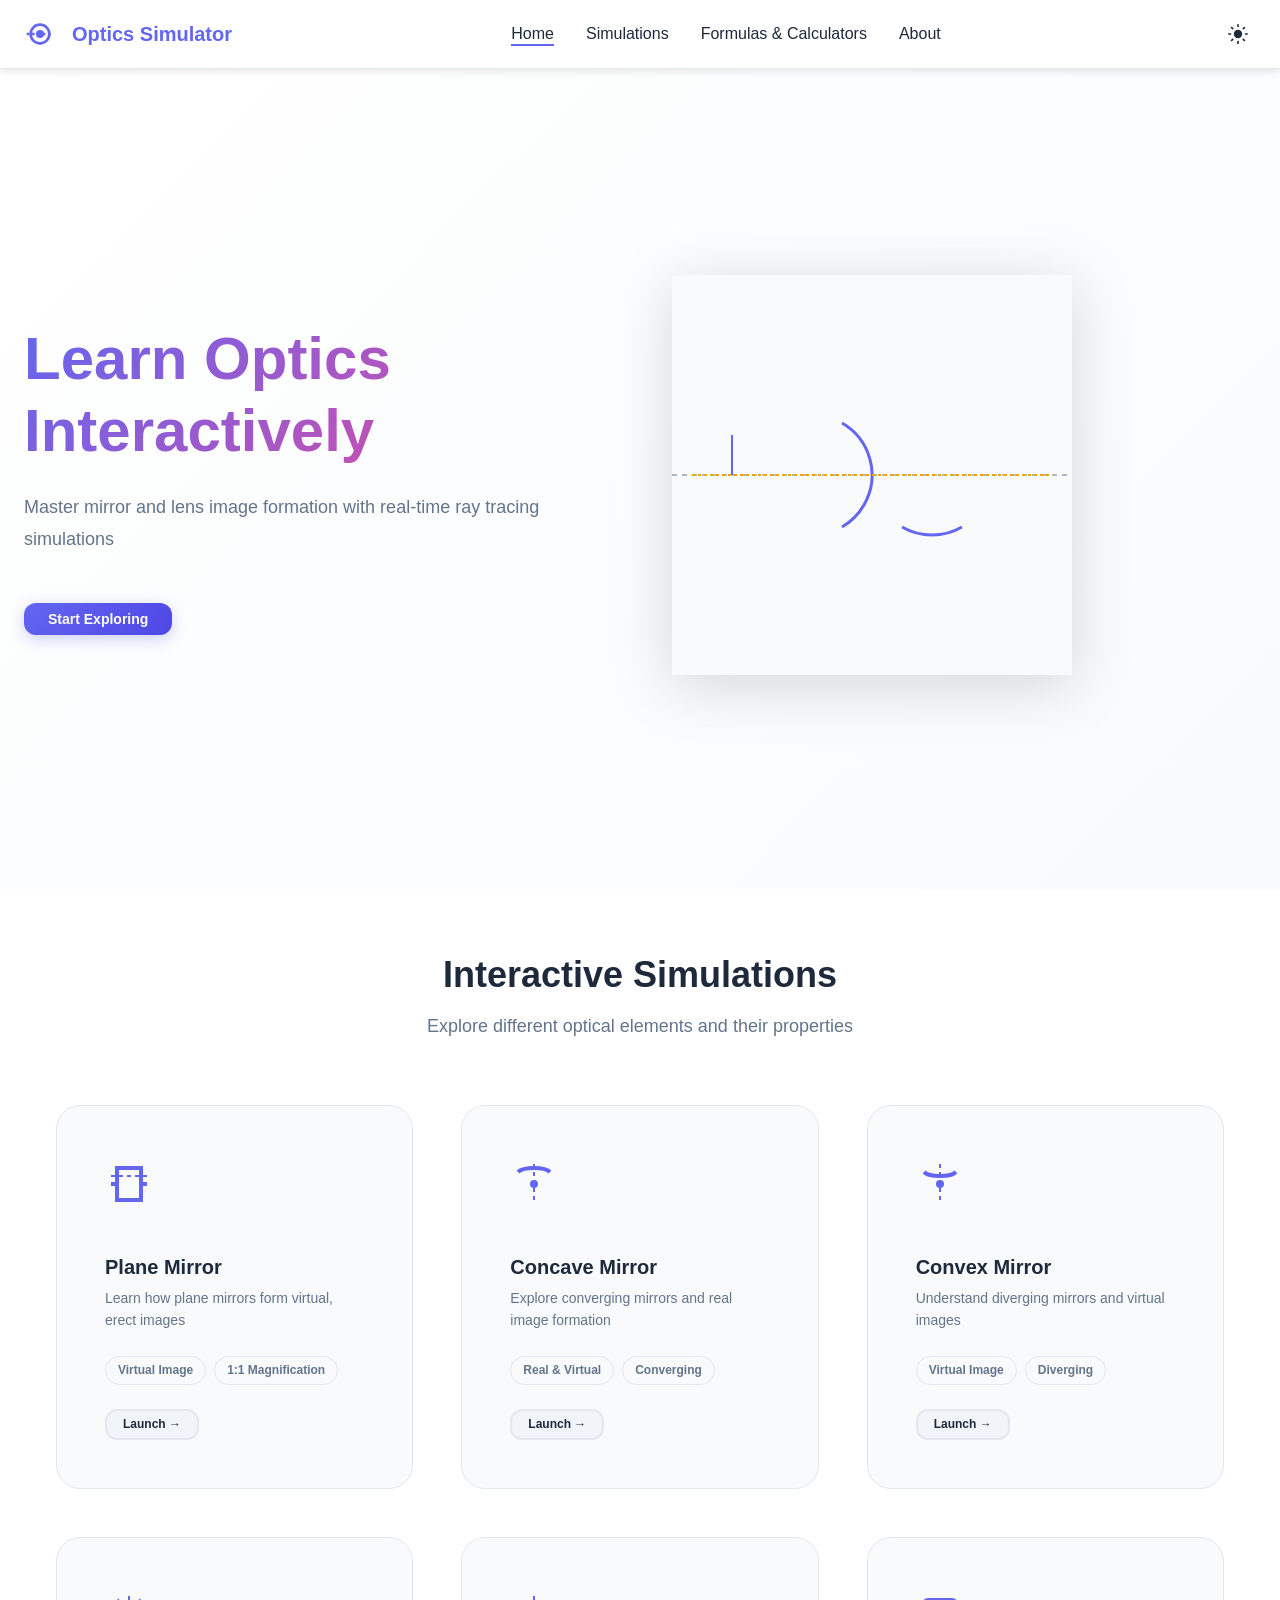
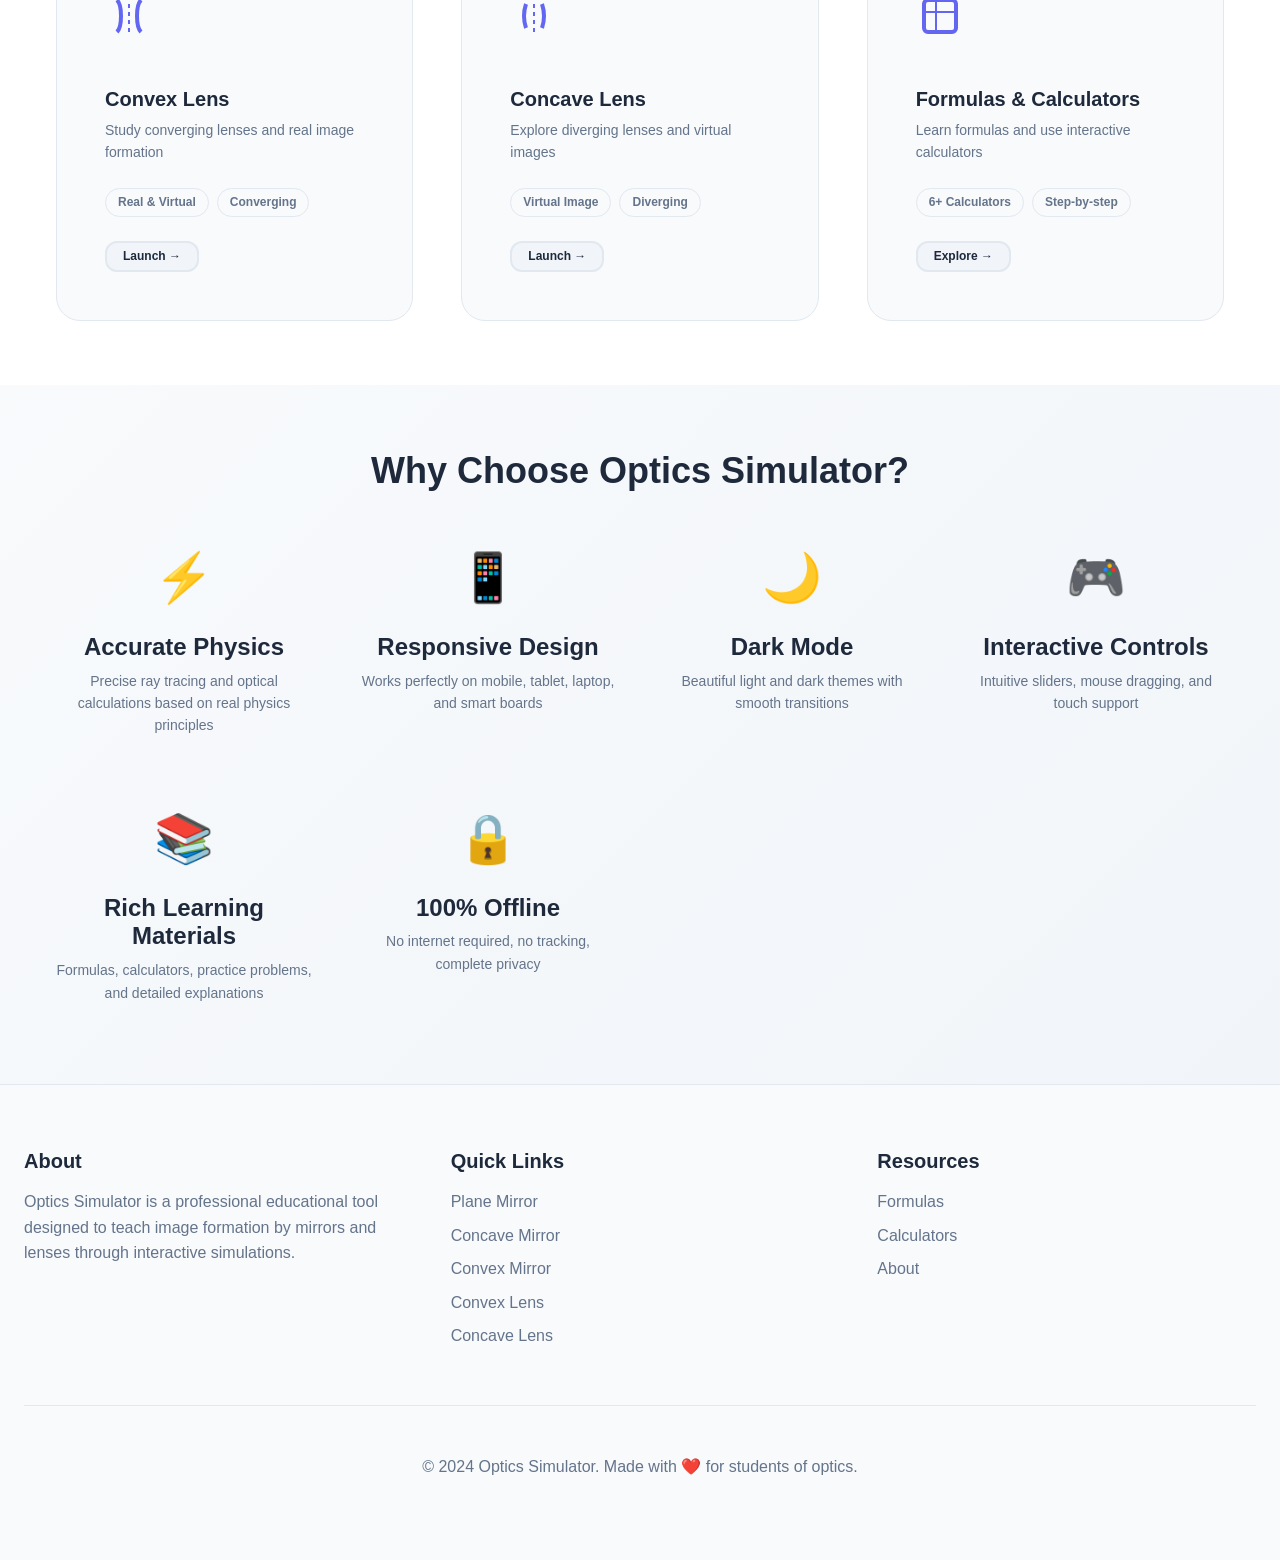
<file: index.html>
<!DOCTYPE html>
<html lang="en">
<head>
    <meta charset="UTF-8">
    <meta name="viewport" content="width=device-width, initial-scale=1.0">
    <meta name="description" content="Professional interactive optics simulator for teaching image formation by mirrors and lenses">
    <meta name="theme-color" content="#6366f1">
    <title>Optics Simulator - Interactive Learning</title>
    <link rel="stylesheet" href="css/style.css">
</head>
<body>
    <!-- Navigation Bar -->
    <nav class="navbar">
        <div class="navbar-container">
            <div class="navbar-logo">
                <svg class="logo-icon" viewBox="0 0 24 24" width="32" height="32">
                    <circle cx="12" cy="12" r="3" fill="currentColor"/>
                    <path d="M5 12c0-3.866 3.134-7 7-7s7 3.134 7 7-3.134 7-7 7-7-3.134-7-7z" stroke="currentColor" stroke-width="2" fill="none"/>
                    <line x1="2" y1="12" x2="22" y2="12" stroke="currentColor" stroke-width="2" stroke-dasharray="2,2"/>
                </svg>
                <span>Optics Simulator</span>
            </div>
            <ul class="navbar-menu">
                <li><a href="#home" class="nav-link active">Home</a></li>
                <li>
                    <a href="#simulations" class="nav-link">Simulations</a>
                    <div class="submenu">
                        <a href="PlaneMirror.html">Plane Mirror</a>
                        <a href="ConcaveMirror.html">Concave Mirror</a>
                        <a href="ConvexMirror.html">Convex Mirror</a>
                        <a href="ConvexLens.html">Convex Lens</a>
                        <a href="ConcaveLens.html">Concave Lens</a>
                    </div>
                </li>
                <li><a href="Formula.html" class="nav-link">Formulas & Calculators</a></li>
                <li><a href="About.html" class="nav-link">About</a></li>
            </ul>
            <div class="navbar-controls">
                <button id="theme-toggle" class="theme-toggle" aria-label="Toggle dark mode">
                    <svg class="sun-icon" viewBox="0 0 24 24" width="20" height="20">
                        <circle cx="12" cy="12" r="5" fill="currentColor"/>
                        <line x1="12" y1="1" x2="12" y2="3" stroke="currentColor" stroke-width="2" stroke-linecap="round"/>
                        <line x1="12" y1="21" x2="12" y2="23" stroke="currentColor" stroke-width="2" stroke-linecap="round"/>
                        <line x1="4.22" y1="4.22" x2="5.64" y2="5.64" stroke="currentColor" stroke-width="2" stroke-linecap="round"/>
                        <line x1="18.36" y1="18.36" x2="19.78" y2="19.78" stroke="currentColor" stroke-width="2" stroke-linecap="round"/>
                        <line x1="1" y1="12" x2="3" y2="12" stroke="currentColor" stroke-width="2" stroke-linecap="round"/>
                        <line x1="21" y1="12" x2="23" y2="12" stroke="currentColor" stroke-width="2" stroke-linecap="round"/>
                        <line x1="4.22" y1="19.78" x2="5.64" y2="18.36" stroke="currentColor" stroke-width="2" stroke-linecap="round"/>
                        <line x1="18.36" y1="5.64" x2="19.78" y2="4.22" stroke="currentColor" stroke-width="2" stroke-linecap="round"/>
                    </svg>
                    <svg class="moon-icon" viewBox="0 0 24 24" width="20" height="20" style="display: none;">
                        <path d="M21 12.79A9 9 0 1 1 11.21 3 7 7 0 0 0 21 12.79z" fill="currentColor"/>
                    </svg>
                </button>
                <button id="menu-toggle" class="menu-toggle" aria-label="Toggle menu">
                    <span></span>
                    <span></span>
                    <span></span>
                </button>
            </div>
        </div>
    </nav>

    <!-- Hero Section -->
    <section class="hero" id="home">
        <div class="hero-content">
            <h1 class="hero-title">Learn Optics Interactively</h1>
            <p class="hero-subtitle">Master mirror and lens image formation with real-time ray tracing simulations</p>
            <button class="btn btn-primary" onclick="document.getElementById('simulations').scrollIntoView({ behavior: 'smooth' })">
                Start Exploring
            </button>
        </div>
        <div class="hero-illustration">
            <canvas id="hero-canvas" width="400" height="400"></canvas>
        </div>
    </section>

    <!-- Simulations Grid -->
    <section class="simulations" id="simulations">
        <div class="container">
            <h2 class="section-title">Interactive Simulations</h2>
            <p class="section-subtitle">Explore different optical elements and their properties</p>
            
            <div class="cards-grid">
                <!-- Plane Mirror Card -->
                <div class="card simulation-card">
                    <div class="card-icon">
                        <svg viewBox="0 0 24 24" width="48" height="48">
                            <rect x="6" y="4" width="12" height="16" fill="none" stroke="currentColor" stroke-width="2"/>
                            <line x1="3" y1="8" x2="21" y2="8" stroke="currentColor" stroke-width="1" stroke-dasharray="2,2"/>
                            <line x1="3" y1="12" x2="6" y2="12" stroke="currentColor" stroke-width="2"/>
                            <line x1="18" y1="12" x2="21" y2="12" stroke="currentColor" stroke-width="2"/>
                        </svg>
                    </div>
                    <h3 class="card-title">Plane Mirror</h3>
                    <p class="card-description">Learn how plane mirrors form virtual, erect images</p>
                    <div class="card-features">
                        <span class="badge">Virtual Image</span>
                        <span class="badge">1:1 Magnification</span>
                    </div>
                    <a href="PlaneMirror.html" class="btn btn-secondary btn-small">Launch →</a>
                </div>

                <!-- Concave Mirror Card -->
                <div class="card simulation-card">
                    <div class="card-icon">
                        <svg viewBox="0 0 24 24" width="48" height="48">
                            <path d="M4 6 Q6 4 12 4 Q18 4 20 6" fill="none" stroke="currentColor" stroke-width="2"/>
                            <circle cx="12" cy="12" r="2" fill="currentColor"/>
                            <line x1="12" y1="2" x2="12" y2="22" stroke="currentColor" stroke-width="1" stroke-dasharray="2,2"/>
                        </svg>
                    </div>
                    <h3 class="card-title">Concave Mirror</h3>
                    <p class="card-description">Explore converging mirrors and real image formation</p>
                    <div class="card-features">
                        <span class="badge">Real & Virtual</span>
                        <span class="badge">Converging</span>
                    </div>
                    <a href="ConcaveMirror.html" class="btn btn-secondary btn-small">Launch →</a>
                </div>

                <!-- Convex Mirror Card -->
                <div class="card simulation-card">
                    <div class="card-icon">
                        <svg viewBox="0 0 24 24" width="48" height="48">
                            <path d="M4 6 Q6 8 12 8 Q18 8 20 6" fill="none" stroke="currentColor" stroke-width="2"/>
                            <circle cx="12" cy="12" r="2" fill="currentColor"/>
                            <line x1="12" y1="2" x2="12" y2="22" stroke="currentColor" stroke-width="1" stroke-dasharray="2,2"/>
                        </svg>
                    </div>
                    <h3 class="card-title">Convex Mirror</h3>
                    <p class="card-description">Understand diverging mirrors and virtual images</p>
                    <div class="card-features">
                        <span class="badge">Virtual Image</span>
                        <span class="badge">Diverging</span>
                    </div>
                    <a href="ConvexMirror.html" class="btn btn-secondary btn-small">Launch →</a>
                </div>

                <!-- Convex Lens Card -->
                <div class="card simulation-card">
                    <div class="card-icon">
                        <svg viewBox="0 0 24 24" width="48" height="48">
                            <path d="M6 4 Q8 6 8 12 Q8 18 6 20" fill="none" stroke="currentColor" stroke-width="2"/>
                            <path d="M18 4 Q16 6 16 12 Q16 18 18 20" fill="none" stroke="currentColor" stroke-width="2"/>
                            <line x1="12" y1="2" x2="12" y2="22" stroke="currentColor" stroke-width="1" stroke-dasharray="2,2"/>
                        </svg>
                    </div>
                    <h3 class="card-title">Convex Lens</h3>
                    <p class="card-description">Study converging lenses and real image formation</p>
                    <div class="card-features">
                        <span class="badge">Real & Virtual</span>
                        <span class="badge">Converging</span>
                    </div>
                    <a href="ConvexLens.html" class="btn btn-secondary btn-small">Launch →</a>
                </div>

                <!-- Concave Lens Card -->
                <div class="card simulation-card">
                    <div class="card-icon">
                        <svg viewBox="0 0 24 24" width="48" height="48">
                            <path d="M8 6 Q7 9 7 12 Q7 15 8 18" fill="none" stroke="currentColor" stroke-width="2"/>
                            <path d="M16 6 Q17 9 17 12 Q17 15 16 18" fill="none" stroke="currentColor" stroke-width="2"/>
                            <line x1="12" y1="2" x2="12" y2="22" stroke="currentColor" stroke-width="1" stroke-dasharray="2,2"/>
                        </svg>
                    </div>
                    <h3 class="card-title">Concave Lens</h3>
                    <p class="card-description">Explore diverging lenses and virtual images</p>
                    <div class="card-features">
                        <span class="badge">Virtual Image</span>
                        <span class="badge">Diverging</span>
                    </div>
                    <a href="ConcaveLens.html" class="btn btn-secondary btn-small">Launch →</a>
                </div>

                <!-- Formulas & Calculators Card -->
                <div class="card simulation-card">
                    <div class="card-icon">
                        <svg viewBox="0 0 24 24" width="48" height="48">
                            <rect x="4" y="4" width="16" height="16" fill="none" stroke="currentColor" stroke-width="2" rx="2"/>
                            <line x1="4" y1="10" x2="20" y2="10" stroke="currentColor" stroke-width="1"/>
                            <line x1="10" y1="4" x2="10" y2="20" stroke="currentColor" stroke-width="1"/>
                        </svg>
                    </div>
                    <h3 class="card-title">Formulas & Calculators</h3>
                    <p class="card-description">Learn formulas and use interactive calculators</p>
                    <div class="card-features">
                        <span class="badge">6+ Calculators</span>
                        <span class="badge">Step-by-step</span>
                    </div>
                    <a href="Formula.html" class="btn btn-secondary btn-small">Explore →</a>
                </div>
            </div>
        </div>
    </section>

    <!-- Features Section -->
    <section class="features">
        <div class="container">
            <h2 class="section-title">Why Choose Optics Simulator?</h2>
            <div class="features-grid">
                <div class="feature-card">
                    <div class="feature-icon">⚡</div>
                    <h3>Accurate Physics</h3>
                    <p>Precise ray tracing and optical calculations based on real physics principles</p>
                </div>
                <div class="feature-card">
                    <div class="feature-icon">📱</div>
                    <h3>Responsive Design</h3>
                    <p>Works perfectly on mobile, tablet, laptop, and smart boards</p>
                </div>
                <div class="feature-card">
                    <div class="feature-icon">🌙</div>
                    <h3>Dark Mode</h3>
                    <p>Beautiful light and dark themes with smooth transitions</p>
                </div>
                <div class="feature-card">
                    <div class="feature-icon">🎮</div>
                    <h3>Interactive Controls</h3>
                    <p>Intuitive sliders, mouse dragging, and touch support</p>
                </div>
                <div class="feature-card">
                    <div class="feature-icon">📚</div>
                    <h3>Rich Learning Materials</h3>
                    <p>Formulas, calculators, practice problems, and detailed explanations</p>
                </div>
                <div class="feature-card">
                    <div class="feature-icon">🔒</div>
                    <h3>100% Offline</h3>
                    <p>No internet required, no tracking, complete privacy</p>
                </div>
            </div>
        </div>
    </section>

    <!-- Footer -->
    <footer class="footer">
        <div class="footer-content">
            <div class="footer-section">
                <h4>About</h4>
                <p>Optics Simulator is a professional educational tool designed to teach image formation by mirrors and lenses through interactive simulations.</p>
            </div>
            <div class="footer-section">
                <h4>Quick Links</h4>
                <ul>
                    <li><a href="PlaneMirror.html">Plane Mirror</a></li>
                    <li><a href="ConcaveMirror.html">Concave Mirror</a></li>
                    <li><a href="ConvexMirror.html">Convex Mirror</a></li>
                    <li><a href="ConvexLens.html">Convex Lens</a></li>
                    <li><a href="ConcaveLens.html">Concave Lens</a></li>
                </ul>
            </div>
            <div class="footer-section">
                <h4>Resources</h4>
                <ul>
                    <li><a href="Formula.html">Formulas</a></li>
                    <li><a href="Formula.html#calculators">Calculators</a></li>
                    <li><a href="About.html">About</a></li>
                </ul>
            </div>
        </div>
        <div class="footer-bottom">
            <p>&copy; 2024 Optics Simulator. Made with ❤️ for students of optics.</p>
        </div>
    </footer>

    <script src="js/common.js"></script>
    <script>
        /**
         * Initialize home page
         * Draws animated hero illustration
         */
        function initializeHero() {
            const canvas = document.getElementById('hero-canvas');
            if (!canvas) return;

            const ctx = canvas.getContext('2d');
            let animationFrameId;
            let time = 0;

            function drawHeroIllustration() {
                // Clear canvas
                ctx.fillStyle = getComputedStyle(document.documentElement).getPropertyValue('--bg-secondary').trim();
                ctx.fillRect(0, 0, canvas.width, canvas.height);

                // Draw animated convex lens
                ctx.strokeStyle = getComputedStyle(document.documentElement).getPropertyValue('--primary').trim();
                ctx.lineWidth = 3;

                // Left lens curve
                ctx.beginPath();
                ctx.arc(140, 200, 60, -Math.PI / 3, Math.PI / 3, false);
                ctx.stroke();

                // Right lens curve
                ctx.beginPath();
                ctx.arc(260, 200, 60, 2 * Math.PI / 3, Math.PI / 3, true);
                ctx.stroke();

                // Optical axis
                ctx.strokeStyle = getComputedStyle(document.documentElement).getPropertyValue('--text-secondary').trim();
                ctx.lineWidth = 1;
                ctx.setLineDash([5, 5]);
                ctx.beginPath();
                ctx.moveTo(0, 200);
                ctx.lineTo(400, 200);
                ctx.stroke();
                ctx.setLineDash([]);

                // Animated light rays
                const rayY = 200 + 30 * Math.sin(time * 0.05);
                ctx.strokeStyle = getComputedStyle(document.documentElement).getPropertyValue('--accent').trim();
                ctx.lineWidth = 2;
                ctx.setLineDash([3, 3]);

                ctx.beginPath();
                ctx.moveTo(20, rayY);
                ctx.lineTo(200, 200);
                ctx.stroke();

                ctx.beginPath();
                ctx.moveTo(200, 200);
                ctx.lineTo(380, 200);
                ctx.stroke();
                ctx.setLineDash([]);

                // Animated object arrow
                drawArrow(ctx, 60, 200, 60, 200 - 40 - 20 * Math.sin(time * 0.03));

                // Animated image arrow
                drawArrow(ctx, 340, 200, 340, 200 - 30 + 15 * Math.sin(time * 0.03));

                time++;
                animationFrameId = requestAnimationFrame(drawHeroIllustration);
            }

            /**
             * Draw arrow for object/image
             */
            function drawArrow(ctx, x, y1, x2, y2) {
                const headlen = 8;
                ctx.strokeStyle = getComputedStyle(document.documentElement).getPropertyValue('--primary').trim();
                ctx.fillStyle = ctx.strokeStyle;
                ctx.lineWidth = 2;

                // Draw line
                ctx.beginPath();
                ctx.moveTo(x, y1);
                ctx.lineTo(x2, y2);
                ctx.stroke();

                // Draw arrowhead
                const angle = Math.atan2(y2 - y1, x2 - x1);
                ctx.beginPath();
                ctx.moveTo(x2, y2);
                ctx.lineTo(x2 - headlen * Math.cos(angle - Math.PI / 6), y2 - headlen * Math.sin(angle - Math.PI / 6));
                ctx.lineTo(x2 - headlen * Math.cos(angle + Math.PI / 6), y2 - headlen * Math.sin(angle + Math.PI / 6));
                ctx.closePath();
                ctx.fill();
            }

            drawHeroIllustration();
        }

        // Initialize when DOM is ready
        document.addEventListener('DOMContentLoaded', initializeHero);
    </script>
</body>
</html>
</file>
<file: css/style.css>
/* ===================================
   OPTICS SIMULATOR - Global Styles
   =================================== */

/* CSS Variables & Theme */
:root {
    /* Colors */
    --primary: #6366f1;
    --primary-dark: #4f46e5;
    --primary-light: #818cf8;
    --secondary: #ec4899;
    --accent: #f59e0b;
    --success: #10b981;
    --danger: #ef4444;
    --warning: #f97316;

    /* Light Theme */
    --bg-primary: #ffffff;
    --bg-secondary: #f8fafc;
    --bg-tertiary: #f1f5f9;
    --text-primary: #1e293b;
    --text-secondary: #64748b;
    --text-tertiary: #94a3b8;
    --border: #e2e8f0;
    --shadow: rgba(0, 0, 0, 0.1);
    --shadow-lg: rgba(0, 0, 0, 0.15);

    /* Typography */
    --font-family: -apple-system, BlinkMacSystemFont, 'Segoe UI', Roboto, Oxygen, Ubuntu, Cantarell, sans-serif;
    --font-mono: 'Courier New', monospace;
    --font-size-xs: 0.75rem;
    --font-size-sm: 0.875rem;
    --font-size-base: 1rem;
    --font-size-lg: 1.125rem;
    --font-size-xl: 1.25rem;
    --font-size-2xl: 1.5rem;
    --font-size-3xl: 1.875rem;
    --font-size-4xl: 2.25rem;

    /* Spacing */
    --spacing-xs: 0.25rem;
    --spacing-sm: 0.5rem;
    --spacing-md: 1rem;
    --spacing-lg: 1.5rem;
    --spacing-xl: 2rem;
    --spacing-2xl: 3rem;
    --spacing-3xl: 4rem;

    /* Transitions */
    --transition-fast: 150ms ease-in-out;
    --transition-base: 300ms ease-in-out;
    --transition-slow: 500ms ease-in-out;

    /* Radius */
    --radius-sm: 0.375rem;
    --radius-md: 0.5rem;
    --radius-lg: 0.75rem;
    --radius-xl: 1rem;
    --radius-2xl: 1.5rem;

    /* Z-index */
    --z-dropdown: 100;
    --z-sticky: 200;
    --z-fixed: 300;
    --z-modal: 500;
    --z-notification: 600;
}

/* Dark Theme */
[data-theme='dark'] {
    --primary: #818cf8;
    --primary-dark: #6366f1;
    --primary-light: #a5b4fc;
    --secondary: #f472b6;
    --accent: #fbbf24;

    --bg-primary: #0f172a;
    --bg-secondary: #1e293b;
    --bg-tertiary: #334155;
    --text-primary: #f1f5f9;
    --text-secondary: #cbd5e1;
    --text-tertiary: #94a3b8;
    --border: #475569;
    --shadow: rgba(0, 0, 0, 0.3);
    --shadow-lg: rgba(0, 0, 0, 0.5);
}

/* Global Reset */
* {
    margin: 0;
    padding: 0;
    box-sizing: border-box;
}

html {
    scroll-behavior: smooth;
    -webkit-font-smoothing: antialiased;
    -moz-osx-font-smoothing: grayscale;
}

body {
    font-family: var(--font-family);
    color: var(--text-primary);
    background-color: var(--bg-primary);
    line-height: 1.6;
    font-size: var(--font-size-base);
    transition: background-color var(--transition-base), color var(--transition-base);
}

/* Typography */
h1, h2, h3, h4, h5, h6 {
    font-weight: 600;
    line-height: 1.2;
    margin-bottom: var(--spacing-md);
}

h1 { font-size: var(--font-size-4xl); }
h2 { font-size: var(--font-size-3xl); }
h3 { font-size: var(--font-size-2xl); }
h4 { font-size: var(--font-size-xl); }
h5 { font-size: var(--font-size-lg); }
h6 { font-size: var(--font-size-base); }

p {
    margin-bottom: var(--spacing-md);
    color: var(--text-secondary);
}

a {
    color: var(--primary);
    text-decoration: none;
    transition: color var(--transition-fast);
}

a:hover {
    color: var(--primary-dark);
}

/* Container */
.container {
    width: 100%;
    max-width: 1200px;
    margin: 0 auto;
    padding: 0 var(--spacing-md);
}

/* Buttons */
.btn {
    display: inline-flex;
    align-items: center;
    justify-content: center;
    padding: var(--spacing-sm) var(--spacing-lg);
    border: none;
    border-radius: var(--radius-lg);
    font-size: var(--font-size-sm);
    font-weight: 600;
    cursor: pointer;
    transition: all var(--transition-fast);
    position: relative;
    overflow: hidden;
    white-space: nowrap;
    user-select: none;
    text-decoration: none;
    display: inline-block;
}

.btn::before {
    content: '';
    position: absolute;
    top: 50%;
    left: 50%;
    width: 0;
    height: 0;
    border-radius: 50%;
    background: rgba(255, 255, 255, 0.3);
    transform: translate(-50%, -50%);
    transition: width var(--transition-fast), height var(--transition-fast);
}

.btn:active::before {
    width: 300px;
    height: 300px;
}

.btn-primary {
    background: linear-gradient(135deg, var(--primary), var(--primary-dark));
    color: white;
    box-shadow: 0 4px 15px rgba(99, 102, 241, 0.3);
}

.btn-primary:hover {
    transform: translateY(-2px);
    box-shadow: 0 6px 20px rgba(99, 102, 241, 0.4);
}

.btn-secondary {
    background: var(--bg-tertiary);
    color: var(--text-primary);
    border: 2px solid var(--border);
}

.btn-secondary:hover {
    border-color: var(--primary);
    color: var(--primary);
}

.btn-small {
    padding: var(--spacing-xs) var(--spacing-md);
    font-size: var(--font-size-xs);
}

/* Badges */
.badge {
    display: inline-block;
    padding: 0.25rem 0.75rem;
    border-radius: 999px;
    font-size: var(--font-size-xs);
    font-weight: 600;
    background: var(--bg-tertiary);
    color: var(--primary);
    border: 1px solid var(--primary);
}

/* Navigation Bar */
.navbar {
    background: var(--bg-primary);
    border-bottom: 1px solid var(--border);
    position: sticky;
    top: 0;
    z-index: var(--z-sticky);
    backdrop-filter: blur(10px);
    background: rgba(255, 255, 255, 0.8);
    box-shadow: 0 2px 8px var(--shadow);
    transition: all var(--transition-base);
}

[data-theme='dark'] .navbar {
    background: rgba(15, 23, 42, 0.8);
}

.navbar-container {
    display: flex;
    align-items: center;
    justify-content: space-between;
    max-width: 1400px;
    margin: 0 auto;
    padding: var(--spacing-md) var(--spacing-lg);
}

.navbar-logo {
    display: flex;
    align-items: center;
    gap: var(--spacing-md);
    font-size: var(--font-size-xl);
    font-weight: 700;
    color: var(--primary);
}

.logo-icon {
    color: var(--primary);
}

.navbar-menu {
    display: flex;
    list-style: none;
    gap: var(--spacing-xl);
    margin: 0;
}

.navbar-menu li {
    position: relative;
}

.nav-link {
    color: var(--text-primary);
    font-weight: 500;
    transition: color var(--transition-fast);
    position: relative;
}

.nav-link::after {
    content: '';
    position: absolute;
    bottom: -4px;
    left: 0;
    width: 0;
    height: 2px;
    background: var(--primary);
    transition: width var(--transition-fast);
}

.nav-link:hover::after,
.nav-link.active::after {
    width: 100%;
}

.submenu {
    position: absolute;
    top: 100%;
    left: 0;
    background: var(--bg-primary);
    border: 1px solid var(--border);
    border-radius: var(--radius-lg);
    padding: var(--spacing-md);
    min-width: 180px;
    opacity: 0;
    visibility: hidden;
    transform: translateY(-10px);
    transition: all var(--transition-fast);
    box-shadow: 0 4px 12px var(--shadow);
    z-index: var(--z-dropdown);
}

.navbar-menu li:hover .submenu {
    opacity: 1;
    visibility: visible;
    transform: translateY(0);
}

.submenu a {
    display: block;
    padding: var(--spacing-sm) var(--spacing-md);
    border-radius: var(--radius-md);
    transition: all var(--transition-fast);
    color: var(--text-primary);
}

.submenu a:hover {
    background: var(--bg-tertiary);
    color: var(--primary);
}

.navbar-controls {
    display: flex;
    align-items: center;
    gap: var(--spacing-lg);
}

.theme-toggle {
    background: none;
    border: none;
    cursor: pointer;
    color: var(--text-primary);
    font-size: var(--font-size-lg);
    transition: color var(--transition-fast);
    padding: var(--spacing-sm);
    display: flex;
    align-items: center;
}

.theme-toggle:hover {
    color: var(--primary);
}

.menu-toggle {
    display: none;
    background: none;
    border: none;
    cursor: pointer;
    flex-direction: column;
    gap: 4px;
}

.menu-toggle span {
    width: 25px;
    height: 3px;
    background: var(--text-primary);
    border-radius: 2px;
    transition: all var(--transition-fast);
}

/* Hero Section */
.hero {
    display: grid;
    grid-template-columns: 1fr 1fr;
    align-items: center;
    gap: var(--spacing-3xl);
    padding: var(--spacing-3xl) var(--spacing-lg);
    min-height: calc(100vh - 80px);
    background: linear-gradient(135deg, var(--bg-primary), var(--bg-secondary));
}

.hero-content {
    animation: slideInUp 0.8s ease-out;
}

.hero-title {
    font-size: clamp(2.25rem, 8vw, 3.75rem);
    margin-bottom: var(--spacing-lg);
    background: linear-gradient(135deg, var(--primary), var(--secondary));
    -webkit-background-clip: text;
    -webkit-text-fill-color: transparent;
    background-clip: text;
}

.hero-subtitle {
    font-size: var(--font-size-lg);
    margin-bottom: var(--spacing-2xl);
    color: var(--text-secondary);
    line-height: 1.8;
}

.hero-illustration {
    animation: slideInRight 0.8s ease-out;
}

#hero-canvas {
    width: 100%;
    height: auto;
    max-width: 400px;
    filter: drop-shadow(0 10px 30px var(--shadow-lg));
}

/* Simulations Section */
.simulations {
    padding: var(--spacing-3xl) var(--spacing-lg);
    background: var(--bg-primary);
}

.section-title {
    text-align: center;
    font-size: var(--font-size-4xl);
    margin-bottom: var(--spacing-md);
    color: var(--text-primary);
}

.section-subtitle {
    text-align: center;
    font-size: var(--font-size-lg);
    color: var(--text-secondary);
    margin-bottom: var(--spacing-3xl);
}

.cards-grid {
    display: grid;
    grid-template-columns: repeat(auto-fit, minmax(300px, 1fr));
    gap: var(--spacing-2xl);
}

.card {
    background: var(--bg-secondary);
    border: 1px solid var(--border);
    border-radius: var(--radius-2xl);
    padding: var(--spacing-2xl);
    transition: all var(--transition-base);
    animation: fadeInUp 0.6s ease-out;
}

.card:hover {
    transform: translateY(-8px);
    border-color: var(--primary);
    box-shadow: 0 12px 30px var(--shadow-lg);
    background: linear-gradient(135deg, var(--bg-secondary), rgba(99, 102, 241, 0.05));
}

.simulation-card {
    display: flex;
    flex-direction: column;
}

.card-icon {
    font-size: 3rem;
    margin-bottom: var(--spacing-lg);
    color: var(--primary);
}

.card-title {
    font-size: var(--font-size-xl);
    margin-bottom: var(--spacing-sm);
}

.card-description {
    font-size: var(--font-size-sm);
    color: var(--text-secondary);
    margin-bottom: var(--spacing-lg);
    flex-grow: 1;
}

.card-features {
    display: flex;
    gap: var(--spacing-sm);
    margin-bottom: var(--spacing-lg);
    flex-wrap: wrap;
}

.card-features .badge {
    background: transparent;
    border: 1px solid var(--border);
    color: var(--text-secondary);
}

.card .btn-secondary {
    align-self: flex-start;
    margin-top: auto;
}

/* Features Section */
.features {
    padding: var(--spacing-3xl) var(--spacing-lg);
    background: linear-gradient(135deg, var(--bg-secondary), var(--bg-tertiary));
}

.features-grid {
    display: grid;
    grid-template-columns: repeat(auto-fit, minmax(250px, 1fr));
    gap: var(--spacing-2xl);
    margin-top: var(--spacing-2xl);
}

.feature-card {
    text-align: center;
    animation: fadeInUp 0.6s ease-out;
}

.feature-icon {
    font-size: 3rem;
    margin-bottom: var(--spacing-md);
}

.feature-card h3 {
    margin-bottom: var(--spacing-sm);
}

.feature-card p {
    font-size: var(--font-size-sm);
}

/* Footer */
.footer {
    background: var(--bg-secondary);
    border-top: 1px solid var(--border);
    padding: var(--spacing-3xl) var(--spacing-lg);
}

.footer-content {
    display: grid;
    grid-template-columns: repeat(auto-fit, minmax(250px, 1fr));
    gap: var(--spacing-2xl);
    margin-bottom: var(--spacing-2xl);
}

.footer-section h4 {
    margin-bottom: var(--spacing-md);
    color: var(--text-primary);
}

.footer-section ul {
    list-style: none;
}

.footer-section ul li {
    margin-bottom: var(--spacing-sm);
}

.footer-section a {
    color: var(--text-secondary);
    transition: color var(--transition-fast);
}

.footer-section a:hover {
    color: var(--primary);
}

.footer-bottom {
    text-align: center;
    padding-top: var(--spacing-2xl);
    border-top: 1px solid var(--border);
    color: var(--text-tertiary);
}

/* Animations */
@keyframes slideInUp {
    from {
        opacity: 0;
        transform: translateY(30px);
    }
    to {
        opacity: 1;
        transform: translateY(0);
    }
}

@keyframes slideInRight {
    from {
        opacity: 0;
        transform: translateX(30px);
    }
    to {
        opacity: 1;
        transform: translateX(0);
    }
}

@keyframes fadeInUp {
    from {
        opacity: 0;
        transform: translateY(20px);
    }
    to {
        opacity: 1;
        transform: translateY(0);
    }
}

/* Responsive Design */
@media (max-width: 768px) {
    .hero {
        grid-template-columns: 1fr;
        padding: var(--spacing-2xl) var(--spacing-md);
    }

    .hero-title {
        font-size: var(--font-size-3xl);
    }

    .navbar-menu {
        gap: var(--spacing-md);
    }

    .menu-toggle {
        display: flex;
    }

    .navbar-menu {
        position: absolute;
        top: 100%;
        left: 0;
        right: 0;
        background: var(--bg-primary);
        flex-direction: column;
        gap: var(--spacing-md);
        padding: var(--spacing-lg);
        border-bottom: 1px solid var(--border);
        max-height: 0;
        overflow: hidden;
        transition: max-height var(--transition-base);
    }

    .navbar-menu.active {
        max-height: 500px;
    }

    .cards-grid {
        grid-template-columns: 1fr;
    }

    .simulations {
        padding: var(--spacing-2xl) var(--spacing-md);
    }
}

/* Accessibility */
@media (prefers-reduced-motion: reduce) {
    * {
        animation-duration: 0.01ms !important;
        animation-iteration-count: 1 !important;
        transition-duration: 0.01ms !important;
    }
}

@media (prefers-color-scheme: dark) {
    :root {
        color-scheme: dark;
    }
}
</file>
